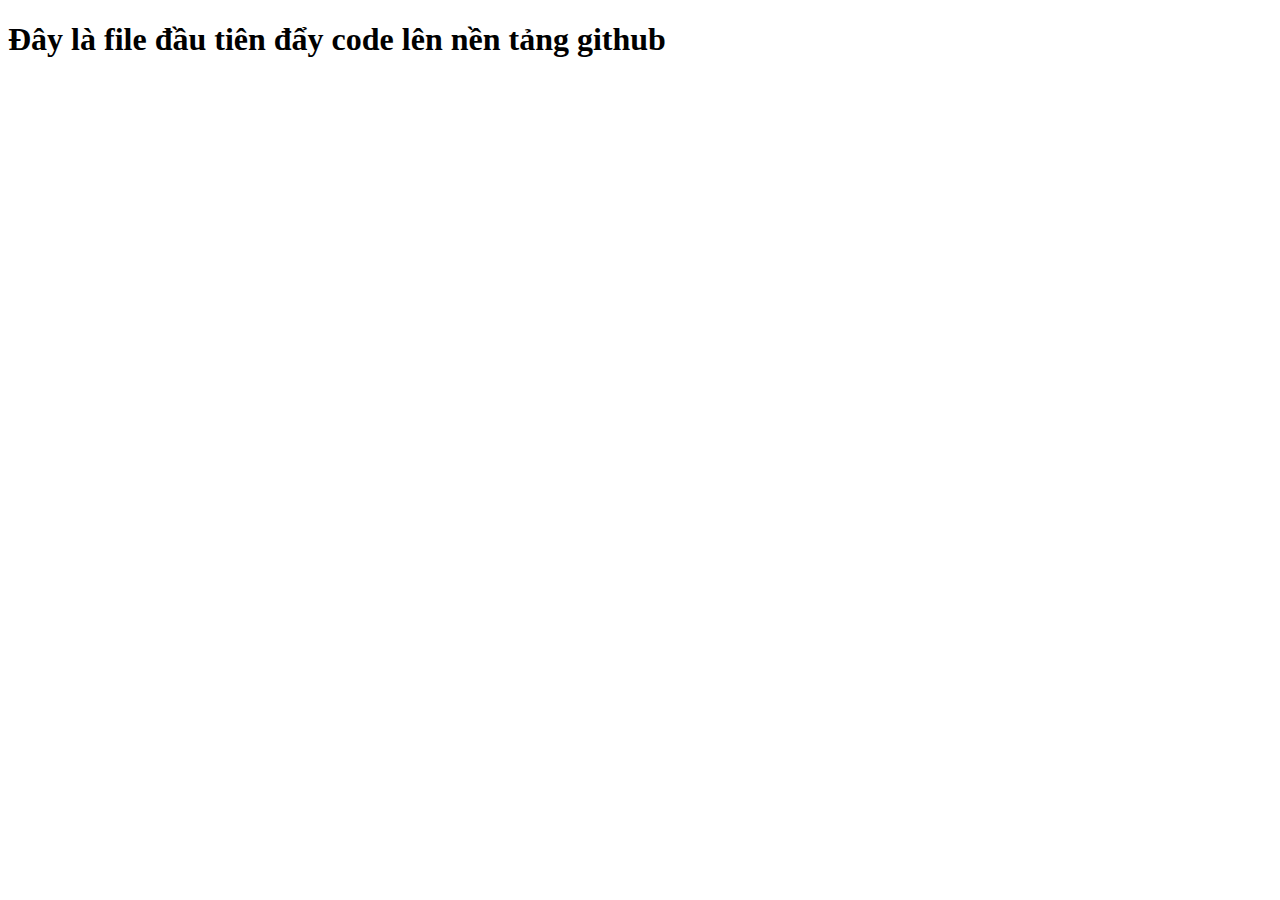
<file: SS1/index.html>
<!DOCTYPE html>
<html lang="en">

<head>
  <meta charset="UTF-8">
  <meta http-equiv="X-UA-Compatible" content="IE=edge">
  <meta name="viewport" content="width=device-width, initial-scale=1.0">
  <title>Document</title>
</head>

<body>
  <h1>Đây là file đầu tiên đẩy code lên nền tảng github</h1>
</body>

</html>
</file>
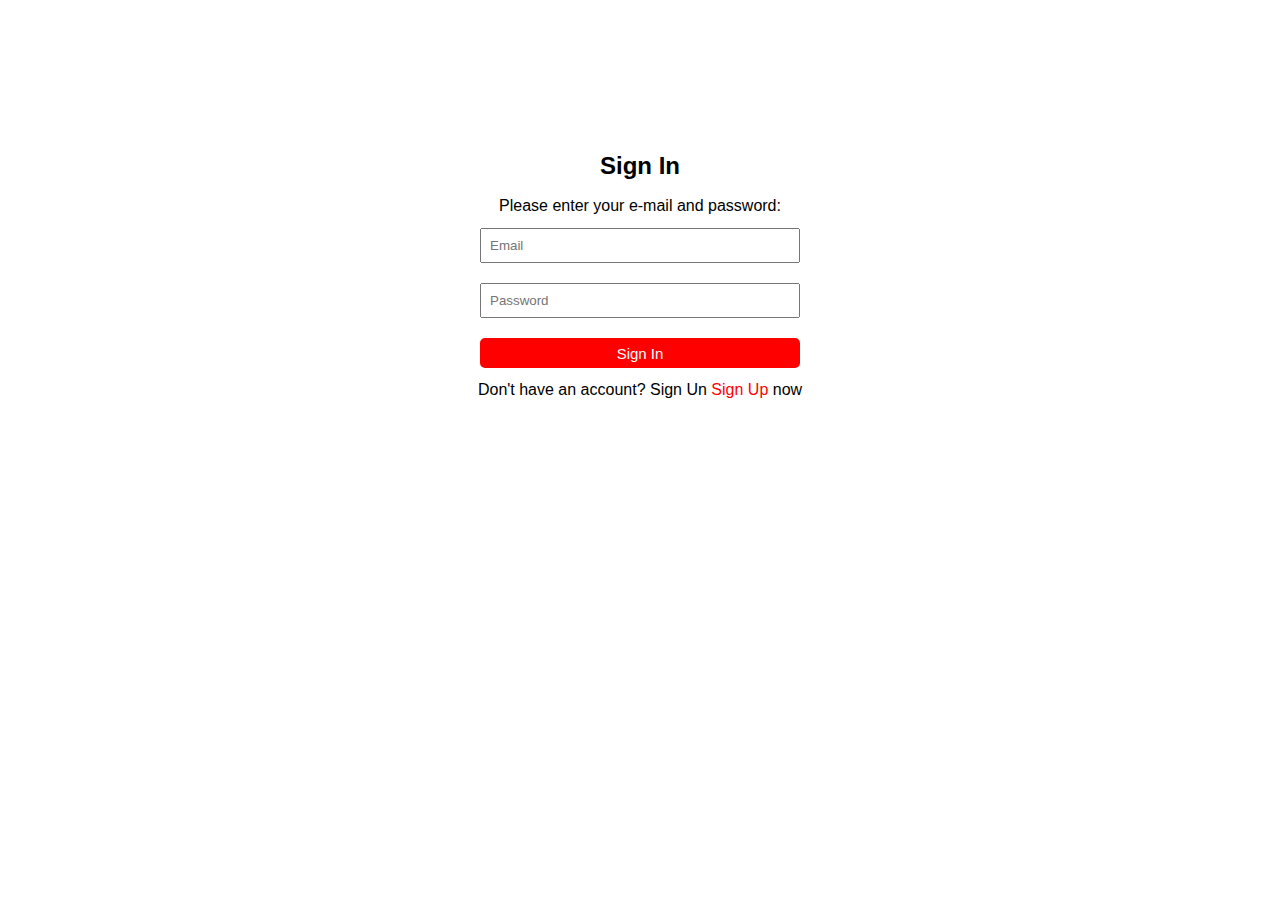
<file: SS10/signIn.html>
<!DOCTYPE html>
<html lang="en">

<head>
  <meta charset="UTF-8">
  <meta http-equiv="X-UA-Compatible" content="IE=edge">
  <meta name="viewport" content="width=device-width, initial-scale=1.0">
  <title>Document</title>

  <link rel="stylesheet" href="./style.css">
</head>

<body>
  <!-- Xây dựng  trang  web  đăng  ký/ đăng nhập -->
  <!-- Giao diện  Sign_Up -->
  <div class="container">

    <form id="sign-in">
      <div class="row header">
        <h2>Sign In</h2>
      </div>

      <div>
        <p>Please enter your e-mail and password:</p>
      </div>

      <div class="row row_email">
        <input name="email" type="email" id="email" placeholder="Email" oninvalid="prompt();" required>
      </div>

      <div class="row row_password">
        <input name="password" type="password" id="password" placeholder="Password" oninvalid="prompt();" required>
      </div>

      <div class="row">
        <button type="submit" id="submit">Sign In</button>
      </div>

      <p class="AskingUser">Don't have an account? Sign Un <a href="#">Sign Up</a> now</p>
    </form>



  </div>

  <script src="./js/signIn.js"></script>
</body>

</html>
</file>
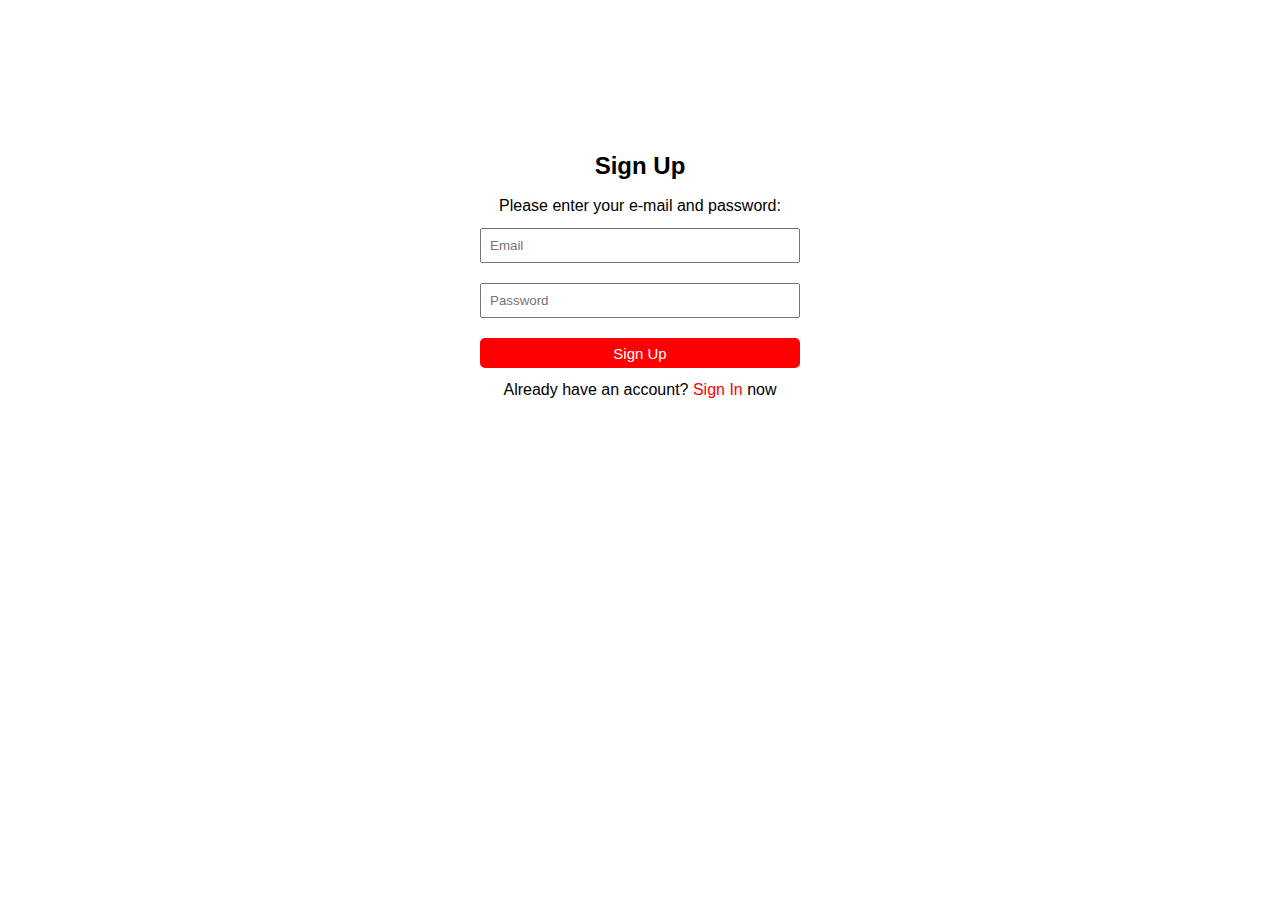
<file: SS10/signup.html>
<!DOCTYPE html>
<html lang="en">

<head>
  <meta charset="UTF-8">
  <meta http-equiv="X-UA-Compatible" content="IE=edge">
  <meta name="viewport" content="width=device-width, initial-scale=1.0">
  <title>Document</title>

  <link rel="stylesheet" href="./style.css">
</head>

<body>
  <!-- Xây dựng  trang  web  đăng  ký/ đăng nhập -->
  <!-- Giao diện  Sign_Up -->
  <div class="container">

    <form id="sign-in">
      <div class="row header">
        <h2>Sign Up</h2>
      </div>

      <div>
        <p>Please enter your e-mail and password:</p>
      </div>

      <div class="row row_email">
        <input type="email" name="email" id="email" placeholder="Email" oninvalid="prompt();" required>
      </div>

      <div class="row row_password">
        <input name="password" type="password" id="password" placeholder="Password" oninvalid="prompt();" required>
      </div>

      <div class="row">
        <button type="submit" id="submit">Sign Up</button>
      </div>

      <p class="AskingUser">Already have an account? <a href="#">Sign In</a> now</p>
    </form>


    <script src="./js/signUp.js"></script>
  </div>

</body>

</html>
</file>
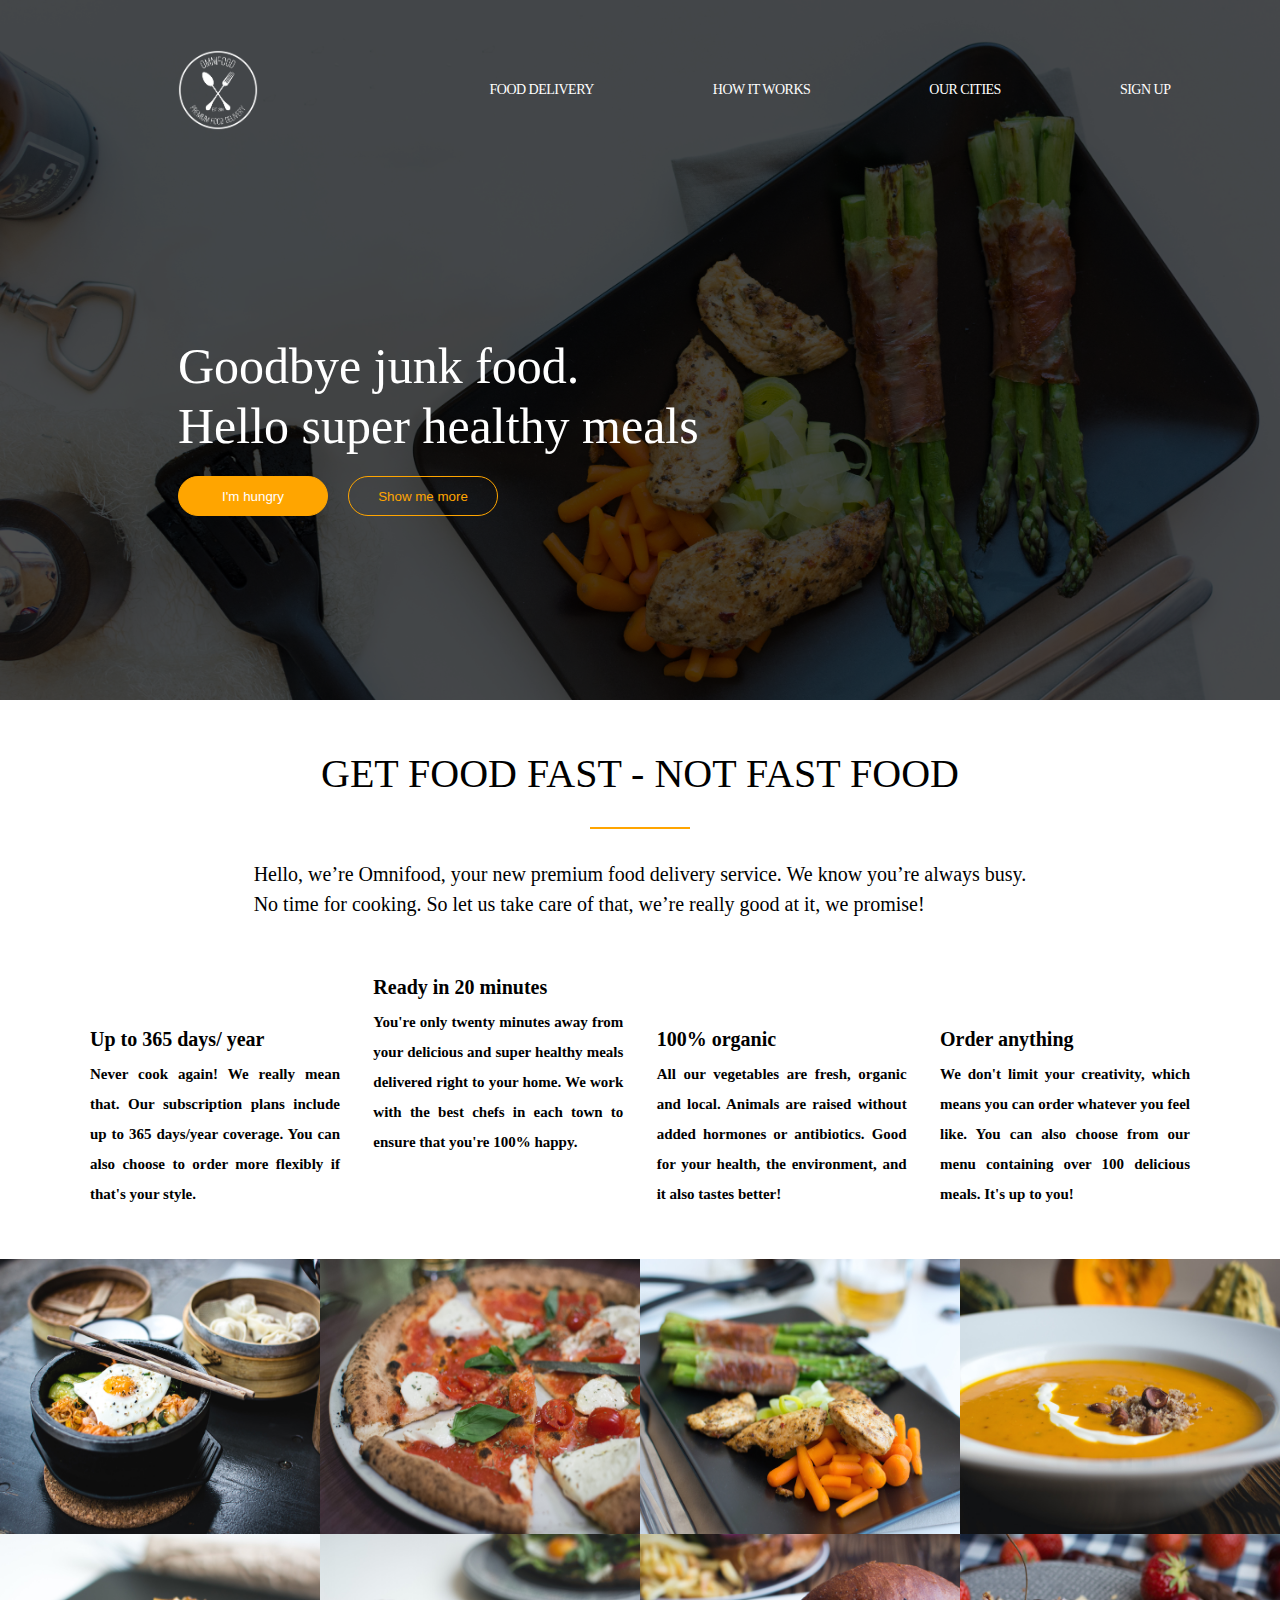
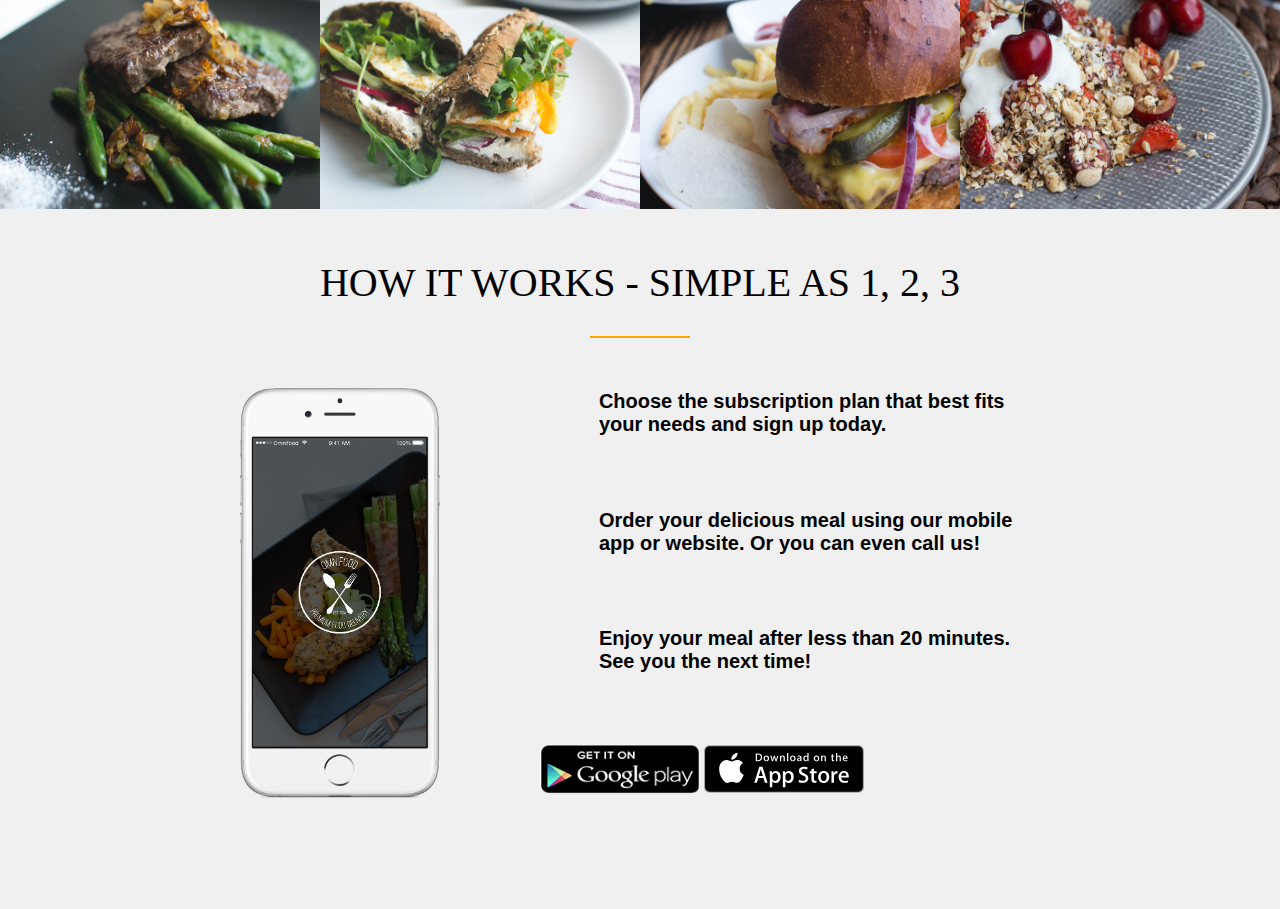
<file: SS2+SS3/OmniPage.html>
<!DOCTYPE html>
<html lang="en">

<head>
  <meta charset="UTF-8">
  <meta http-equiv="X-UA-Compatible" content="IE=edge">
  <meta name="viewport" content="width=device-width, initial-scale=1.0">
  <title>Omni - Page</title>
  <link rel="stylesheet" href="./OmniPage.css">
  <link href="https://pro.fontawesome.com/releases/v5.12.0/css/all.css" rel="stylesheet">

</head>

<body>
  <!-- code web tại đây -->

  <!-- home menu -->
  <div class="home-menu">


    <!-- opacity  -->
    <div class="opacity-menu"></div>

    <nav>
      <div class="max-width">

        <div class="logo">
          <a href="#">
            <img src="./image/logo-white.png" alt="">
          </a>
        </div>

        <ul class="menu">
          <a href="#">
            <li>FOOD DELIVERY</li>
          </a>
          <a href="#">
            <li>HOW IT WORKS</li>
          </a>
          <a href="#">
            <li>OUR CITIES</li>
          </a>
          <a href="#">
            <li>SIGN UP</li>
          </a>
        </ul>
      </div>
    </nav>

    <!-- Content Menu -->
    <div class="content-menu">

      <div class="text">
        <p>Goodbye junk food.</p>
        <p>Hello super healthy meals</p>
      </div>

      <div class="multi-button">
        <button id="button1" class="cursor">I'm hungry</button>
        <button id="button2" class="cursor">Show me more</button>
      </div>
    </div>


  </div>




  <!-- Home Content -->
  <div class="home-content">
    <div class="max-width">
      <p class="title">GET FOOD FAST - NOT FAST FOOD</p>
      <div class="orange-bar"></div>

      <div class="about">
        <p>Hello, we’re Omnifood, your new premium food delivery service. We know you’re always busy.</p>

        <p>No time for cooking. So let us take care of that, we’re really good at it, we promise!</p>
      </div>

      <div class="content-boxes">
        <!-- viết 4 khối con trong này -->


        <div class="content-box">
          <i class="far fa-infinity"></i>
          <p class="title">
            Up to 365 days/ year
          </p>
          <p>Never cook again! We really mean that. Our subscription plans include up to 365 days/year
            coverage. You can also choose to order more flexibly if that's your style.</p>
        </div>
        <div class="content-box">
          <i class="fal fa-alarm-clock"></i>
          <p class="title">
            Ready in 20 minutes
          </p>
          <p>You're only twenty minutes away from your delicious and super healthy meals delivered right to
            your home. We work with the best chefs in each town to ensure that you're 100% happy.</p>
        </div>
        <div class="content-box">
          <i class="fal fa-carrot"></i>
          <p class="title">100% organic</p>
          <p>All our vegetables are fresh, organic and local. Animals are raised without added hormones or
            antibiotics. Good for your health, the environment, and it also tastes better!</p>
        </div>
        <div class="content-box">
          <i class="far fa-shopping-cart"></i>
          <p class="title">Order anything</p>
          <p>We don't limit your creativity, which means you can order whatever you feel like. You can also
            choose from our menu containing over 100 delicious meals. It's up to you!</p>


        </div>


      </div>

    </div>
  </div>


  <!-- Home Banner -->
  <div class="home-banner">
    <!-- alt(giữ) + shift(giữ) + xuống(bấm) -->
    <div class="banner-image"><img src="./image/1.jpg" alt=""></div>
    <div class="banner-image"><img src="./image/2.jpg" alt=""></div>
    <div class="banner-image"><img src="./image/3.jpg" alt=""></div>
    <div class="banner-image"><img src="./image/4.jpg" alt=""></div>
    <div class="banner-image"><img src="./image/5.jpg" alt=""></div>
    <div class="banner-image"><img src="./image/6.jpg" alt=""></div>
    <div class="banner-image"><img src="./image/7.jpg" alt=""></div>
    <div class="banner-image"><img src="./image/8.jpg" alt=""></div>


  </div>


  <!-- Content guidance -->
  <div class="content-guidance">
    <div class="max-width">
      <p class="title">HOW IT WORKS - SIMPLE AS 1, 2, 3</p>
      <div class="orange-bar"></div>
    </div>


    <div class="guidance">

      <img src="./image/app-iPhone.png" alt="">

      <div class="steps">
        <div class="step">
          <i class="fal fa-star"></i>
          <p>Choose the subscription plan that best fits your needs and sign up today.</p>
        </div>

        <div class="step">
          <i class="fal fa-star"></i>
          <p>Order your delicious meal using our mobile app or website. Or you can even call us!</p>
        </div>

        <div class="step">
          <i class="fal fa-star"></i>
          <p>Enjoy your meal after less than 20 minutes. See you the next time!</p>
        </div>

        <div class="download">
          <img src="./image/download-app-android.png" alt="">
          <img src="./image/download-app.svg" alt="">
        </div>
      </div>

    </div>



  </div>

</body>

</html>
</file>
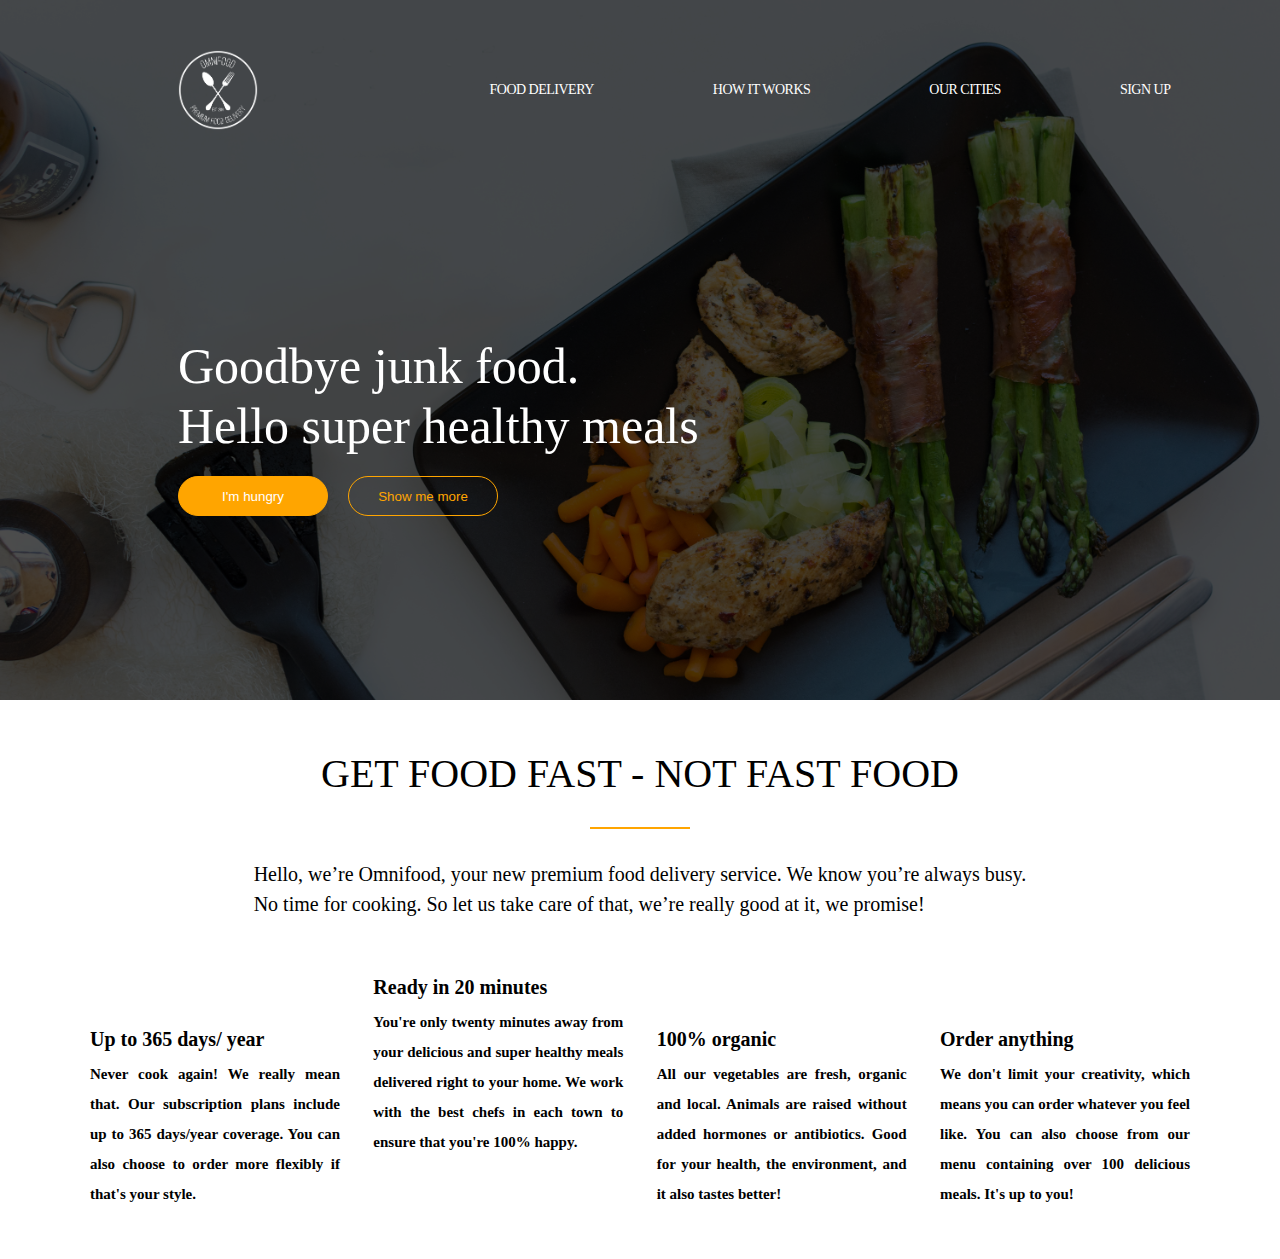
<file: SS2/OmniPage.html>
<!DOCTYPE html>
<html lang="en">

<head>
  <meta charset="UTF-8">
  <meta http-equiv="X-UA-Compatible" content="IE=edge">
  <meta name="viewport" content="width=device-width, initial-scale=1.0">
  <title>Omni - Page</title>
  <link rel="stylesheet" href="./OmniPage.css">
  <link href="https://pro.fontawesome.com/releases/v5.12.0/css/all.css" rel="stylesheet">

</head>

<body>
  <!-- code web tại đây -->

  <!-- home menu -->
  <div class="home-menu">


    <!-- opacity  -->
    <div class="opacity-menu"></div>

    <nav>
      <div class="max-width">

        <div class="logo">
          <a href="#">
            <img src="./image/logo-white.png" alt="">
          </a>
        </div>

        <ul class="menu">
          <a href="#">
            <li>FOOD DELIVERY</li>
          </a>
          <a href="#">
            <li>HOW IT WORKS</li>
          </a>
          <a href="#">
            <li>OUR CITIES</li>
          </a>
          <a href="#">
            <li>SIGN UP</li>
          </a>
        </ul>
      </div>
    </nav>

    <!-- Content Menu -->
    <div class="content-menu">

      <div class="text">
        <p>Goodbye junk food.</p>
        <p>Hello super healthy meals</p>
      </div>

      <div class="multi-button">
        <button id="button1" class="cursor">I'm hungry</button>
        <button id="button2" class="cursor">Show me more</button>
      </div>
    </div>


  </div>




  <!-- Home Content -->
  <div class="home-content">
    <div class="max-width">
      <p class="title">GET FOOD FAST - NOT FAST FOOD</p>
      <div class="orange-bar"></div>

      <div class="about">
        <p>Hello, we’re Omnifood, your new premium food delivery service. We know you’re always busy.</p>

        <p>No time for cooking. So let us take care of that, we’re really good at it, we promise!</p>
      </div>

      <div class="content-boxes">
        <!-- viết 4 khối con trong này -->


        <div class="content-box">
          <i class="far fa-infinity"></i>
          <p class="title">
            Up to 365 days/ year
          </p>
          <p>Never cook again! We really mean that. Our subscription plans include up to 365 days/year
            coverage. You can also choose to order more flexibly if that's your style.</p>
        </div>
        <div class="content-box">
          <i class="fal fa-alarm-clock"></i>
          <p class="title">
            Ready in 20 minutes
          </p>
          <p>You're only twenty minutes away from your delicious and super healthy meals delivered right to
            your home. We work with the best chefs in each town to ensure that you're 100% happy.</p>
        </div>
        <div class="content-box">
          <i class="fal fa-carrot"></i>
          <p class="title">100% organic</p>
          <p>All our vegetables are fresh, organic and local. Animals are raised without added hormones or
            antibiotics. Good for your health, the environment, and it also tastes better!</p>
        </div>
        <div class="content-box">
          <i class="far fa-shopping-cart"></i>
          <p class="title">Order anything</p>
          <p>We don't limit your creativity, which means you can order whatever you feel like. You can also
            choose from our menu containing over 100 delicious meals. It's up to you!</p>


        </div>


      </div>

    </div>
  </div>

</body>

</html>
</file>
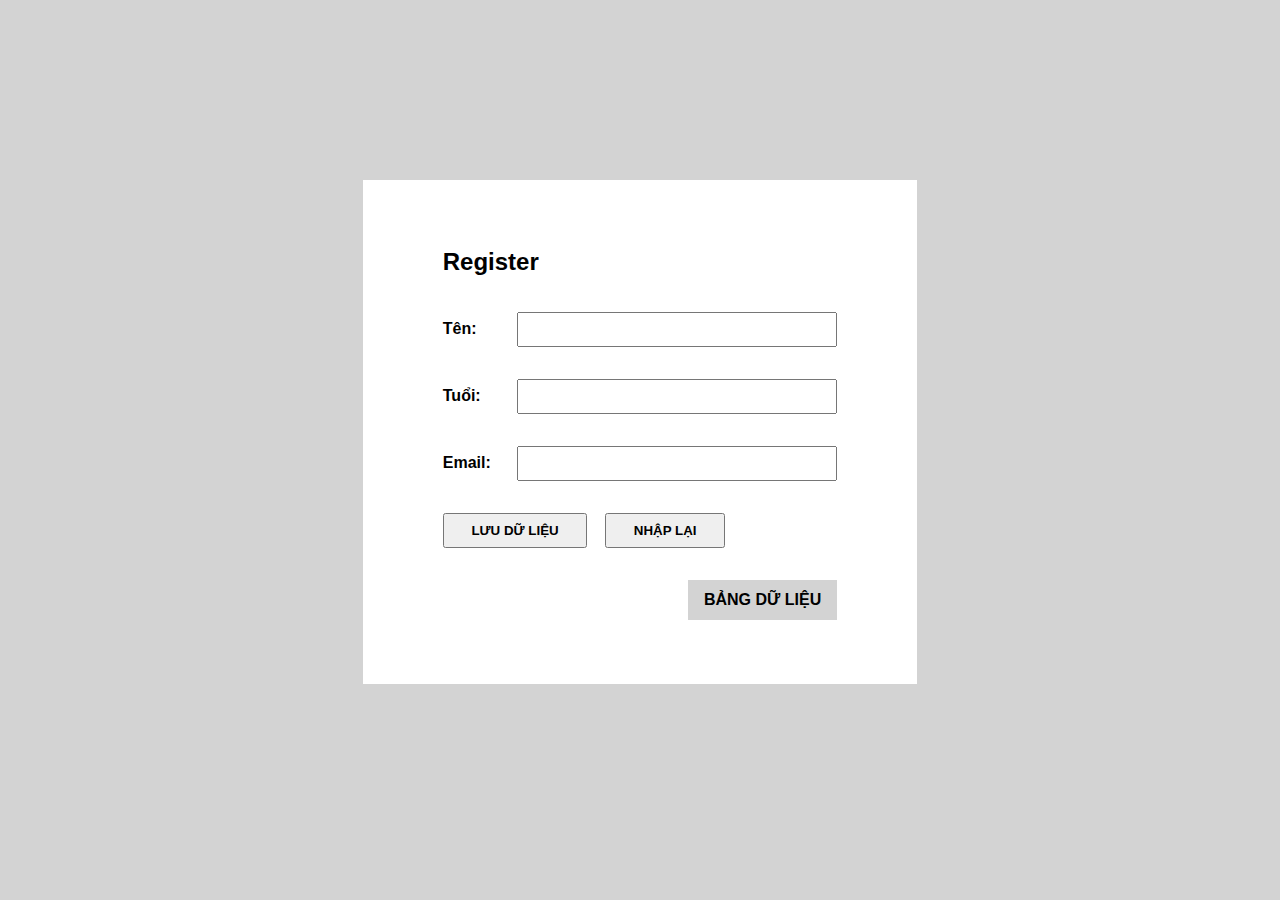
<file: SS6/LocalStorage/register.html>
<!DOCTYPE html>
<html lang="en">

<head>
  <meta charset="UTF-8">
  <meta http-equiv="X-UA-Compatible" content="IE=edge">
  <meta name="viewport" content="width=device-width, initial-scale=1.0">
  <title>Register</title>

  <link rel="stylesheet" href="./css/register.css">
</head>

<body>

  <div class="container">

    <form>
      <div class="row header">
        <h2>Register</h2>
      </div>

      <div class="row row_name">
        <label for="">Tên: </label>
        <input type="text" id="name" required>
      </div>

      <div class="row row_age">
        <label for="">Tuổi: </label>
        <input type="text" id="age" required>
      </div>


      <div class="row row_email">
        <label for="">Email: </label>
        <input type="email" id="email" required>
      </div>

      <div class="row">
        <button type="button" onclick="submitData()">Lưu dữ liệu</button>
        <button type="reset">Nhập lại</button>
      </div>
    </form>

    <div class="row link_to_show">
      <a href="./show.html">Bảng dữ liệu</a>
    </div>

  </div>

  <script src="./js/register.js"></script>
</body>

</html>
</file>
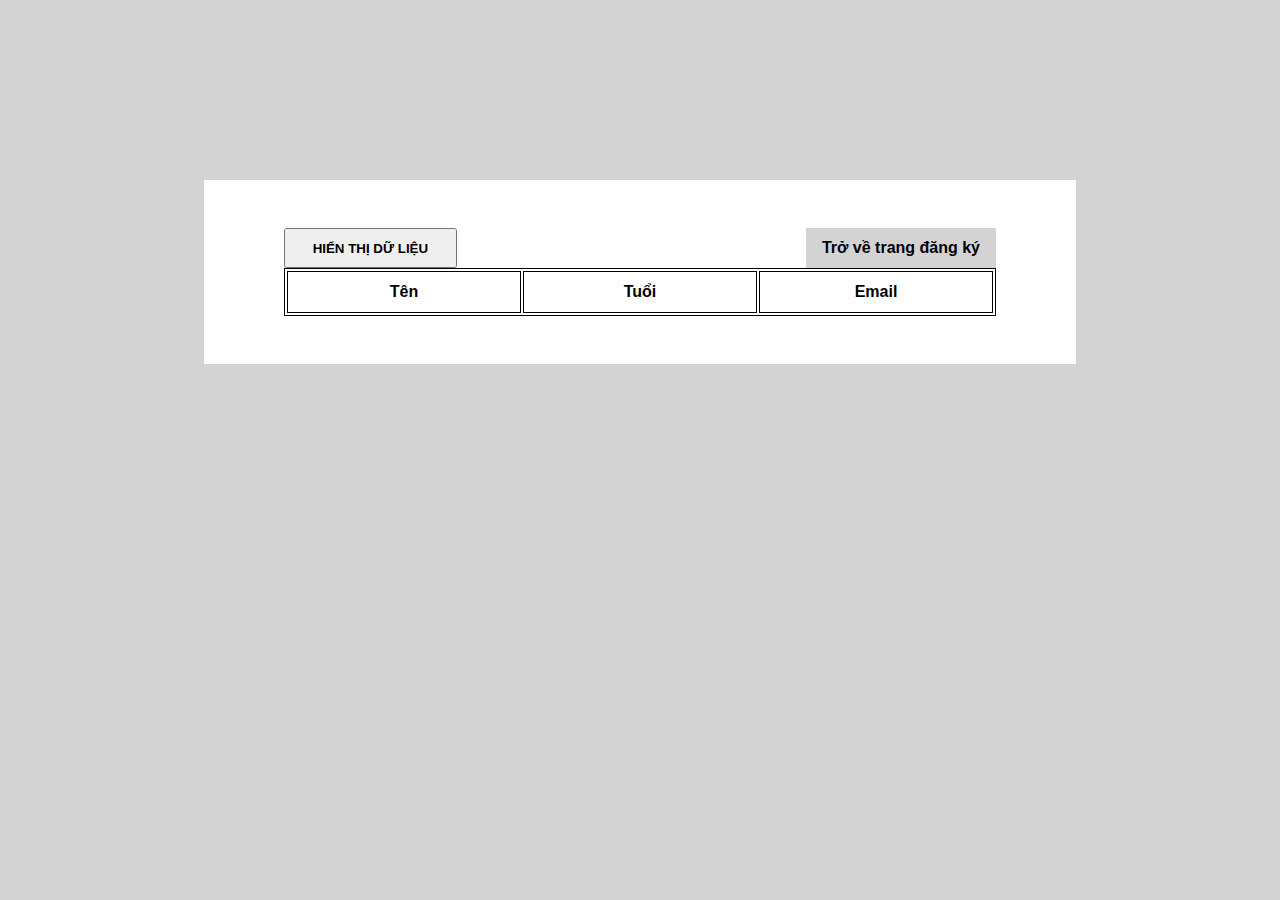
<file: SS6/LocalStorage/show.html>
<!DOCTYPE html>
<html lang="en">

<head>
  <meta charset="UTF-8">
  <meta http-equiv="X-UA-Compatible" content="IE=edge">
  <meta name="viewport" content="width=device-width, initial-scale=1.0">
  <title>Show</title>

  <link rel="stylesheet" href="./css/register.css">
</head>

<body>

  <div class="container">

    <div class="btn">
      <button onclick="showData()">Hiển thị dữ liệu</button>
      <a href="./register.html">Trở về trang đăng ký</a>
    </div>

    <table id="data">
      <tr>
        <th>Tên</th>
        <th>Tuổi</th>
        <th>Email</th>
      </tr>
    </table>

  </div>

  <script src="./js/register.js"></script>
</body>

</html>
</file>
<file: SS10/style.css>
* {
  margin: 0;
  padding: 0;
}

body {
  font-family: -apple-system, BlinkMacSystemFont, 'Segoe UI', Roboto, Oxygen, Ubuntu, Cantarell, 'Open Sans', 'Helvetica Neue', sans-serif;
  line-height: 1.5;
}

/* Home menu bar */
.home-menu nav .max-width {
  display: flex;
  flex-direction: row;
  justify-content: space-between;

  padding: 10px 20px;
  margin-top: 10px;

}

ul, li {
  list-style-type: none;
}

.home-menu nav .menu a {
  margin-left: -15px;
  display: inline-block;
  padding: 10px 20px;
  color: #ff0000;
  font-size: 20px;
  letter-spacing: -.5px;
  text-decoration: none;
  font-family: Verdana, Geneva, Tahoma, sans-serif;
}

.home-menu nav .max-width .Home-button {
  font-weight: 600;
  font-size: 20px;
  padding: 10px 20px;

}

.home-menu nav .user {
  max-width: 100%;
  margin-top: 10px;
  display: flex;
  justify-content: space-between;
}

nav .user a {
  margin-inline-start: 20px;
  color: #ff0000;
  margin-block-end: 20px;
}

#blackline {
  height: 1.5px;
  background-color: #ff0000;
}

/* Code form Sign In */

form {
  display: block;
  text-align: center;

  width: max-content;
  margin: auto;
  margin-top: 10vh;

  font-weight: 500;
  background-color: #fff;
  padding: 3em 5em;
}

a {
  text-decoration: none;
  color: #ff0000;
}

.row {
  padding: 10px 30px;
}

.row input {
  width: 300px;
  padding: 0.5rem;
}

.row button {
  width: 320px;
  height: 30px;

  display: inline-block;
  background: #ff0000;
  color: #fff;
  font-weight: 400;
  text-decoration: none;
  font-size: 15px;
  border-radius: 5px;
  cursor: pointer;
  border: none;

  transition-duration: 0.4s;
  border: 2px solid #ff0000;
}

button:hover {
  background-color: #ffffff;
  color: #ff0000;
}
</file>
<file: SS2+SS3/OmniPage.css>
* {
  margin: 0px;
  padding: 0px;
  box-sizing: border-box;
  text-decoration: none;
  /* không trang trí chữ */
}


/* Những phần style chung */
.max-width {
  max-width: 1300px;
  /* chiều ngang <= 1300px */
  padding: 50px;
  margin: 0px auto;
}

/* Style thanh orange-bar */
.max-width .orange-bar {
  width: 100px;
  height: 2px;
  background-color: orange;
  margin-top: 30px;
}

.max-width .title {
  font-size: 40px;
  text-align: center;
}

/* Hết phần style chung */


/* Home-menu */

.home-menu {
  background-image: url(./image/hero.jpg);
  height: 700px;
  background-size: cover;

  /*phần 2: */
  position: relative;
  /* Đánh dấu lại vị trí của thẻ */
  z-index: 1;

}

nav {
  margin-left: 10%;
}

.home-menu nav .max-width {
  display: flex;
  flex-direction: row;
  justify-content: space-between;
}

nav .menu a {
  position: relative;
  display: inline-block;
  padding: 0px 30px;
  color: #fff;
  font-size: 14px;
  letter-spacing: -.5px;
  text-decoration: none;
}

nav .menu a:hover {
  color: orange;
}

/* style logo */
.max-width .logo img {
  height: 80px;
  width: 80px;

}

.max-width .menu {
  width: 800px;
  line-height: 80px;
  list-style: none;

  display: flex;
  flex-direction: row;
  justify-content: space-around;
  /* align-items: center; */
}


/* phần 2: opacity */
.opacity-menu {
  width: 100%;
  height: 100%;
  background-color: black;
  opacity: 0.7;

  position: absolute;
  z-index: 2;
}

.max-width .logo {
  z-index: 3;
}

nav .menu a {
  z-index: 3;
}


.content-menu {
  width: 700px;
  height: 200px;
  margin-left: 10%;
  padding: 50px;

  margin-top: 8%;
  color: #fff;
  position: relative;
  z-index: 3;
}

.content-menu .text p {
  font-size: 50px;
  font-weight: 150;
  line-height: 60px;
}

.content-menu .multi-button {
  width: 320px;
  margin-top: 20px;
  display: flex;
  flex-direction: row;
  justify-content: space-between;
}

.content-menu .multi-button button {
  width: 150px;
  height: 40px;
  outline: none;
  border: none;
  background: none;
  border: 1px solid orange;
  border-radius: 30px;
}

#button1 {
  background-color: orange;
  color: #fff;

}

#button2 {
  color: orange;
}

.cursor {
  cursor: pointer;
}


/* Home content */
.home-content .max-width {
  display: flex;
  flex-direction: column;
  align-items: center;
}

.home-content .max-width .about {
  margin-top: 30px;
}

.max-width .about p {
  font-size: 20px;
  line-height: 30px;
  font-weight: 300;
}

/* Box content */
.home-content .max-width .content-boxes {
  margin: 0 auto;
  margin-top: 30px;
  width: 1100px;
  display: flex;
  flex-direction: row;
  justify-content: space-between;
}

.content-boxes .content-box {
  width: 250px;
  height: fit-content;
}

.content-boxes .content-box i {
  color: orange;
  font-size: 50px;
  line-height: 70px;
}

.content-boxes .content-box .title {
  text-align: left;
  font-size: 20px;
  line-height: 40px;
}

.content-boxes .content-box p {
  font-size: 15px;
  line-height: 30px;
  font-weight: 600;
  text-align: justify;
}

/* home banner */
.home-banner {
  width: 100%;
  margin-top: 30px;
  margin: 0px auto;
  display: flex;
  flex-direction: row;

  /* flex-warp: giữ nguyên chiều dài phần tử và tự động xuống dòng nếu hàng ngang không đủ */
  flex-wrap: wrap;
  position: relative;
}

.home-banner .banner-image {
  width: 25%;
  height: 25%;
  z-index: 1;
}

.home-banner .banner-image img {
  width: 100%;
  height: 275px;
  border: none;
  display: block;
  z-index: 1;
}


/* Content guidance */
.content-guidance {
  width: 100%;
  height: 700px;
  background-color: rgb(240, 240, 240);


}

.content-guidance .max-width {
  display: flex;
  flex-direction: column;
  align-items: center;
}

.content-guidance .guidance {
  width: 800px;
  height: fit-content;
  margin: 0px auto;

  display: flex;
  flex-direction: row;
  justify-content: space-between;
}

.content-guidance .guidance img {
  width: 200px;
  height: 410px;
}

.guidance .steps {
  width: 500px;

  display: flex;
  flex-direction: column;
  justify-content: space-between;
}

.steps .step {
  display: flex;
  flex-direction: row;
  align-items: center;
  justify-content: space-between;
}

.steps .step i {
  font-size: 50px;
  color: orange;
}

.steps .step p {
  font-family: Arial, Helvetica, sans-serif;
  margin-left: 20px;
  font-size: 20px;
  font-weight: 700;
}

.steps .download img {
  width: 160px;
  height: 50px;
}
</file>
<file: SS2/OmniPage.css>
* {
  margin: 0px;
  padding: 0px;
  box-sizing: border-box;
  text-decoration: none;
  /* không trang trí chữ */
}


/* Những phần style chung */
.max-width {
  max-width: 1300px;
  /* chiều ngang <= 1300px */
  padding: 50px;
  margin: 0px auto;
}

/* Style thanh orange-bar */
.max-width .orange-bar {
  width: 100px;
  height: 2px;
  background-color: orange;
  margin-top: 30px;
}

.max-width .title {
  font-size: 40px;
  text-align: center;
}

/* Hết phần style chung */


/* Home-menu */

.home-menu {
  background-image: url(./image/hero.jpg);
  height: 700px;
  background-size: cover;

  /*phần 2: */
  position: relative;
  /* Đánh dấu lại vị trí của thẻ */
  z-index: 1;

}

nav {
  margin-left: 10%;
}

.home-menu nav .max-width {
  display: flex;
  flex-direction: row;
  justify-content: space-between;
}

nav .menu a {
  position: relative;
  display: inline-block;
  padding: 0px 30px;
  color: #fff;
  font-size: 14px;
  letter-spacing: -.5px;
  text-decoration: none;
}

nav .menu a:hover {
  color: orange;
}

/* style logo */
.max-width .logo img {
  height: 80px;
  width: 80px;

}

.max-width .menu {
  width: 800px;
  line-height: 80px;
  list-style: none;

  display: flex;
  flex-direction: row;
  justify-content: space-around;
  /* align-items: center; */
}


/* phần 2: opacity */
.opacity-menu {
  width: 100%;
  height: 100%;
  background-color: black;
  opacity: 0.7;

  position: absolute;
  z-index: 2;
}

.max-width .logo {
  z-index: 3;
}

nav .menu a {
  z-index: 3;
}


.content-menu {
  width: 700px;
  height: 200px;
  margin-left: 10%;
  padding: 50px;

  margin-top: 8%;
  color: #fff;
  position: relative;
  z-index: 3;
}

.content-menu .text p {
  font-size: 50px;
  font-weight: 150;
  line-height: 60px;
}

.content-menu .multi-button {
  width: 320px;
  margin-top: 20px;
  display: flex;
  flex-direction: row;
  justify-content: space-between;
}

.content-menu .multi-button button {
  width: 150px;
  height: 40px;
  outline: none;
  border: none;
  background: none;
  border: 1px solid orange;
  border-radius: 30px;
}

#button1 {
  background-color: orange;
  color: #fff;

}

#button2 {
  color: orange;
}

.cursor {
  cursor: pointer;
}


/* Home content */
.home-content .max-width {
  display: flex;
  flex-direction: column;
  align-items: center;
}

.home-content .max-width .about {
  margin-top: 30px;
}

.max-width .about p {
  font-size: 20px;
  line-height: 30px;
  font-weight: 300;
}

/* Box content */
.home-content .max-width .content-boxes {
  margin: 0 auto;
  margin-top: 30px;
  width: 1100px;
  display: flex;
  flex-direction: row;
  justify-content: space-between;
}

.content-boxes .content-box {
  width: 250px;
  height: fit-content;
}

.content-boxes .content-box i {
  color: orange;
  font-size: 50px;
  line-height: 70px;
}

.content-boxes .content-box .title {
  text-align: left;
  font-size: 20px;
  line-height: 40px;
}

.content-boxes .content-box p {
  font-size: 15px;
  line-height: 30px;
  font-weight: 600;
  text-align: justify;
}
</file>
<file: SS6/LocalStorage/css/register.css>
* {
  margin: 0;
  padding: 0;
}

body {
  font-family: 'Segoe UI', Tahoma, Geneva, Verdana, sans-serif;
  line-height: 1.5;
  background-color: lightgray;
}

a {
  text-decoration: none;
  color: inherit;
}

button {
  padding: 0.5rem 2em;
  margin-right: 1em;
  font-weight: bold;
  text-transform: uppercase;
  font-family: inherit;
}

.container {
  width: max-content;
  margin: auto;
  margin-top: 20vh;

  font-weight: bold;
  background-color: #fff;
  padding: 3em 5em;
}

.row {
  padding: 1em 0;
}

.row label {
  width: 70px;
  display: inline-block;
}

.row input {
  width: 300px;
  padding: 0.5rem;
}

.link_to_show {
  display: flex;
  justify-content: flex-end;
}

.row a {
  text-transform: uppercase;
  display: block;
  width: fit-content;
  padding: 0.5em 1em;
  background-color: lightgray;

}

.row a:hover {
  background-color: gray;
  color: #fff;
}

/* Style tiep cho show.html */

table {
  border: 1px solid black;
}

th, td {
  border: 1px solid black;
  padding: 0.5em 1em;

  width: 200px;
}

.btn {
  display: flex;
  justify-content: space-between;

}

.btn a {
  padding: 0.5em 1em;
  display: inline-block;
  background-color: lightgray;
}

.btn a:hover {
  background-color: gray;
  color: #fff;
}
</file>
